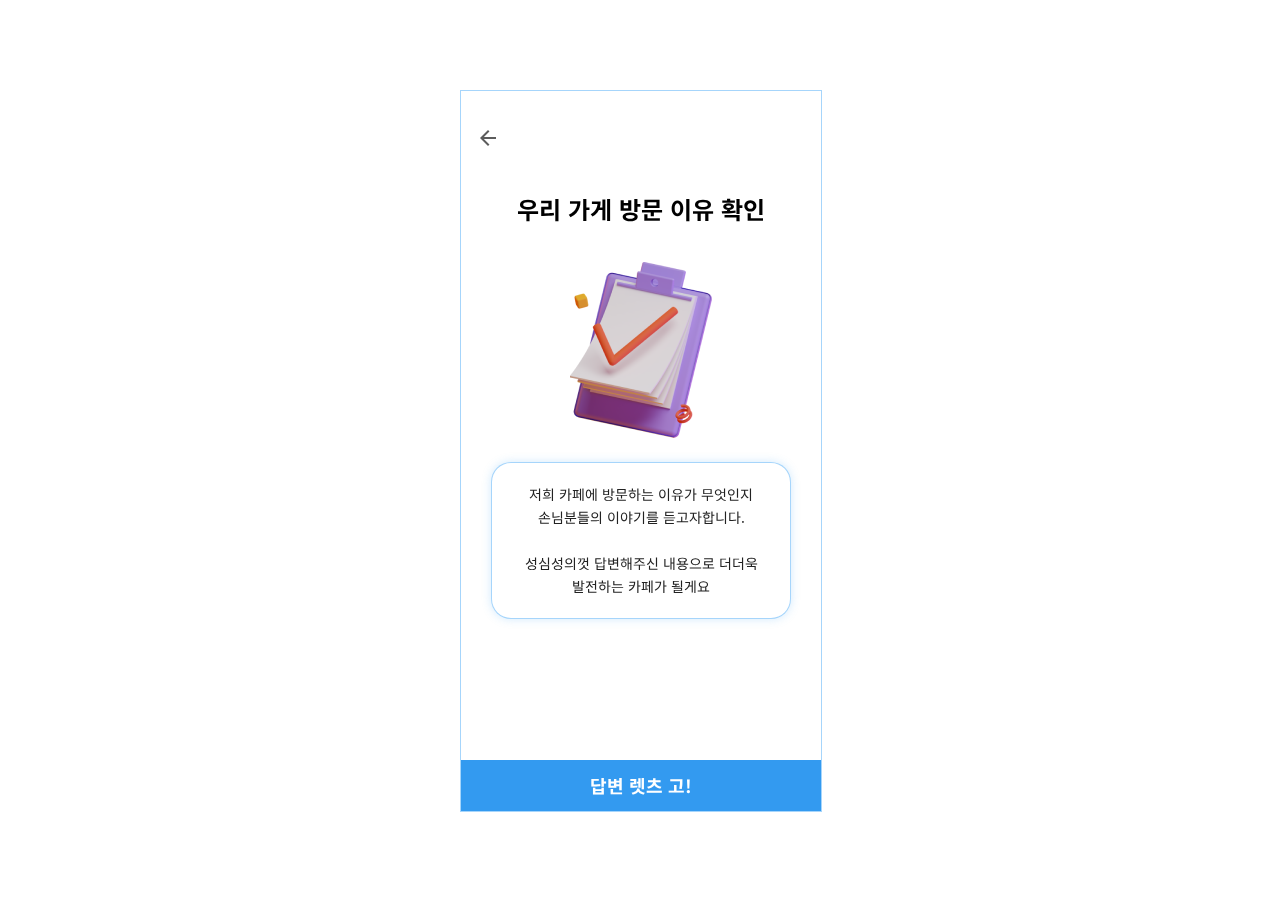
<file: src/main/resources/public/index.html>
<!DOCTYPE html>
<html lang="ko">
<head>
  <meta charset="UTF-8">
  <meta name="viewport" content="width=device-width, height=device-height, initial-scale=1.0, maximum-scale=2.0, minimum-scale=1.0, user-scalable=yes" />
  <meta http-equiv="X-UA-Compatible" content="IE=Edge" />

  <link href="https://fonts.googleapis.com/css2?family=Noto+Sans+KR:wght@100;300;400;500;700;900&display=swap" rel="stylesheet">
  <link rel="stylesheet" href="../static/css/common.css">
  <title>Title</title>
</head>
<style>

</style>
<body>
  <div class="container">
    <div class="top">
      <a class="bottom" onclick="#">
        <div class="arrow-left">
        </div>
      </a>
    </div>
    
    <div class="intro-title">
      <span class="text">
        우리 가게 방문 이유 확인
      </span>
      <img class="intro-image" src="../static/img/Saly-26.png"/>
    </div>
    
    <div class="sub-content intro">
      <div class="intro-sub">
          <label>저희 카페에 방문하는 이유가 무엇인지 손님분들의 이야기를 듣고자합니다.
          <br><br>성심성의껏 답변해주신 내용으로 더더욱 발전하는 카페가 될게요
        </label>
      </div>
    </div>
    
    <div class="footer">
      <button class="btn" href="/question">
        답변 렛츠 고!
      </button>
    </div>
      
  </div>
</body>
</html>
</file>
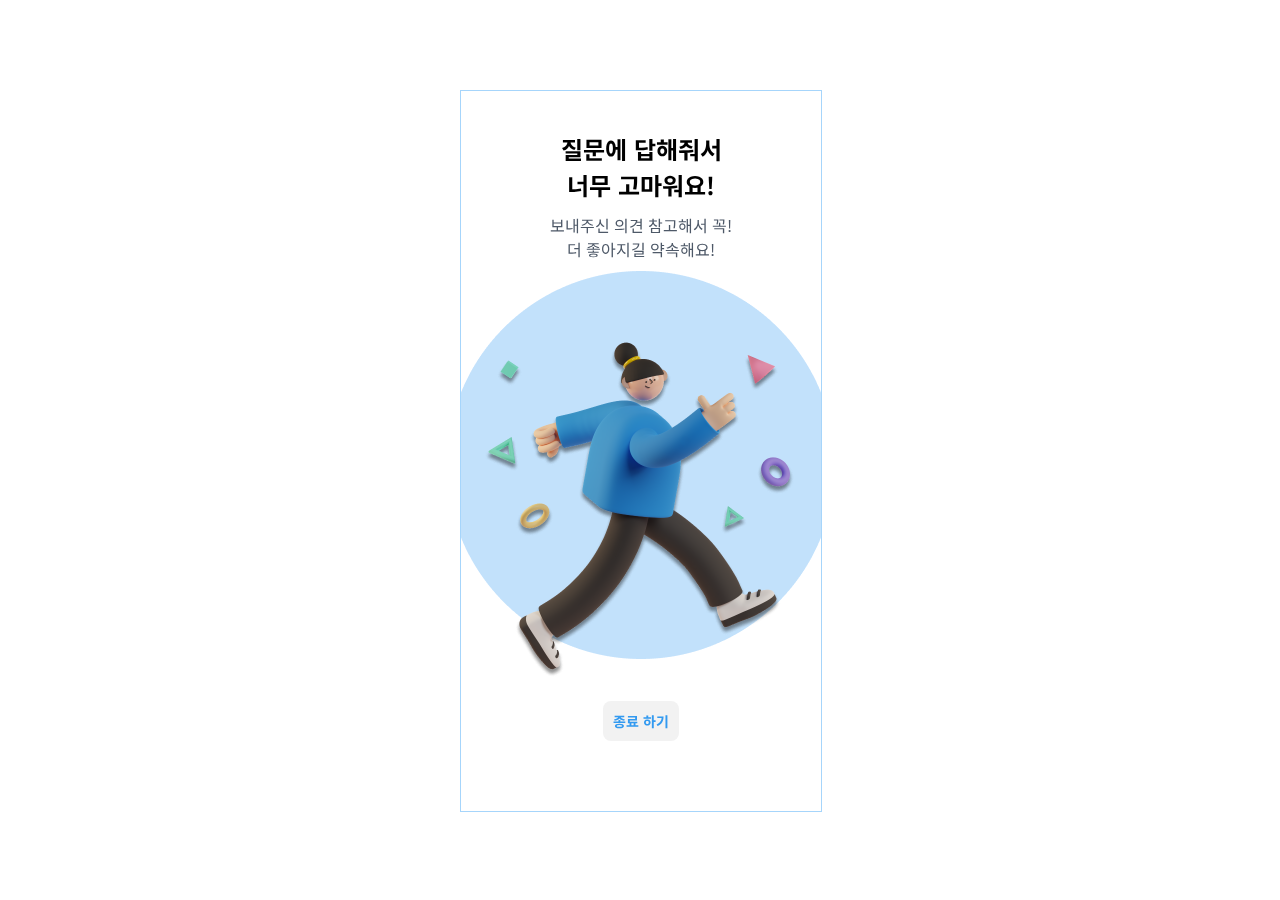
<file: src/main/resources/public/exit.html>
<!DOCTYPE html>
<html lang="ko">
<head>
  <meta charset="UTF-8">
  <meta name="viewport" content="width=device-width, height=device-height, initial-scale=1.0, maximum-scale=2.0, minimum-scale=1.0, user-scalable=yes" />
  <meta http-equiv="X-UA-Compatible" content="IE=Edge" />

  <link href="https://fonts.googleapis.com/css2?family=Noto+Sans+KR:wght@100;300;400;500;700;900&display=swap" rel="stylesheet">
  <link rel="stylesheet" href="../static/css/common.css">
  <title>Title</title>
</head>
<style>

</style>
<body>
  <div class="container">
    <div class="exit-top">
    </div>
    
    <div class="exit-title">
      <span class="main-text">
        질문에 답해줘서<br>너무 고마워요!
      </span>
      <span class="sub-text">
        보내주신 의견 참고해서 꼭!<br>더 좋아지길 약속해요!
      </span>
    </div>
    <div class="exit-img-container">
      <img class="exit-img" src="../static/img/exit_01.png"/>
      <div class="exit-btn-container">
        <a class="exit-btn">종료 하기</a>
      </div>
    </div>
  </div>
</body>
</html>
</file>
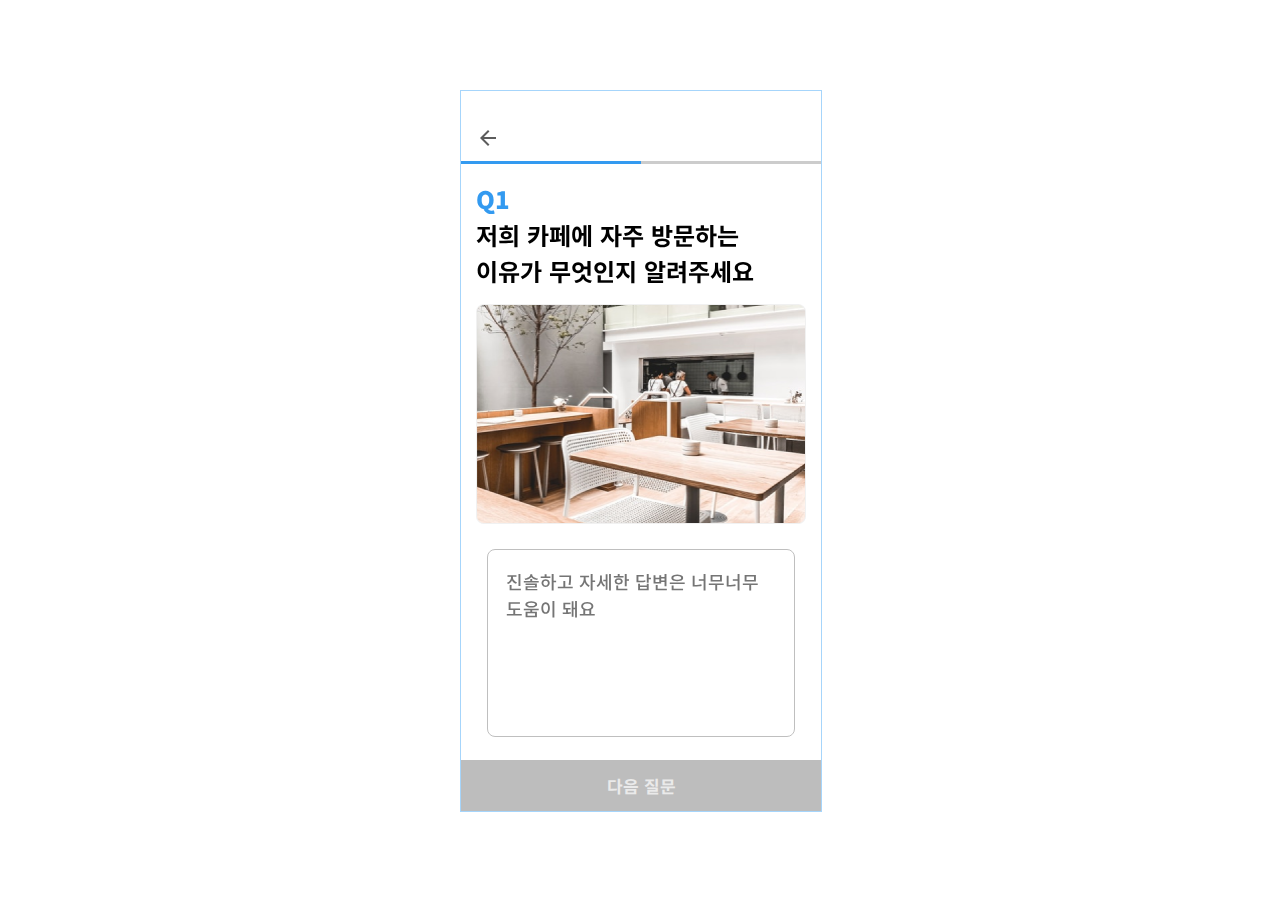
<file: src/main/resources/public/question.html>
<!DOCTYPE html>
<html lang="ko">
<head>
  <meta charset="UTF-8">
  <meta name="viewport" content="width=device-width, height=device-height, initial-scale=1.0, maximum-scale=2.0, minimum-scale=1.0, user-scalable=yes" />
  <meta http-equiv="X-UA-Compatible" content="IE=Edge" />

  <link href="https://fonts.googleapis.com/css2?family=Noto+Sans+KR:wght@100;300;400;500;700;900&display=swap" rel="stylesheet">
  <link rel="stylesheet" href="../static/css/common.css">
  <title>Title</title>
</head>
<style>

</style>
<body>
  <div class="container">
    
    <div class="top">
      <a class="arrow-left"></a>
      <div class="progress-container">
        <div class="progress-bar">
        </div>
      </div>
    </div>
    
<!--
    <div class="intro-title">
      <span class="text">
        우리 가게 방문 이유 확인
      </span>
      <img class="intro-image" src="../static/img/Saly-26.png"/>
    </div>
-->
    <div class="question-title">
      <span>
        <b>Q1</b>
        저희 카페에 자주 방문하는<br>
        이유가 무엇인지 알려주세요
      </span>
      <div class="question-container">
        <img src="../static/img/question_img02.png" width="100%" height="100%">
      </div>
    </div>
    <div class="sub-content question">
      <textarea rows="10" maxlength="500" placeholder="진솔하고 자세한 답변은 너무너무 도움이 돼요"></textarea>
    </div>
    
    <div class="footer">
      <button class="btn disabled" href="./question.html">
        다음 질문
      </button>
    </div>
      
  </div>
</body>
</html>
</file>
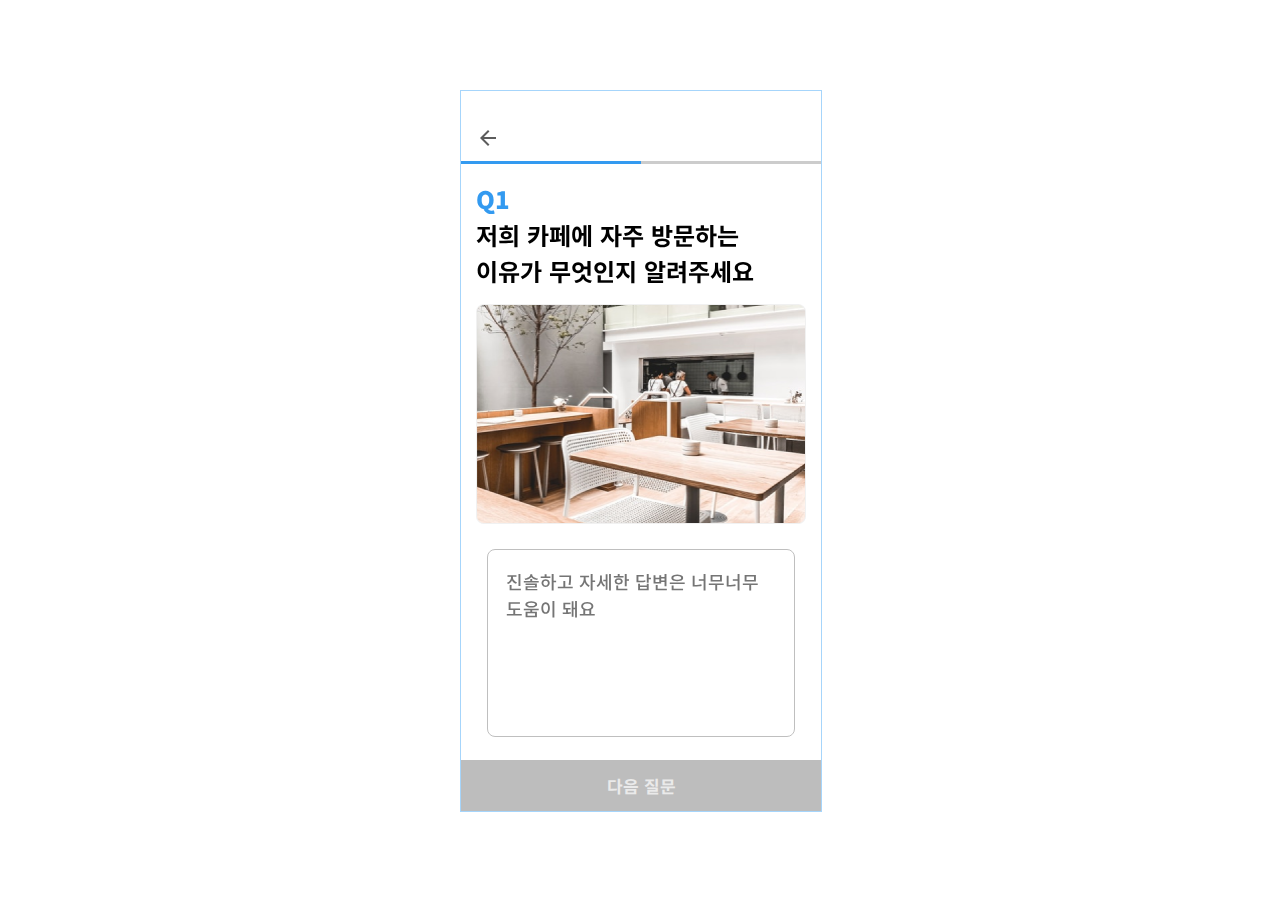
<file: src/main/resources/public/question_last.html>
<!DOCTYPE html>
<html lang="ko">
<head>
    <meta charset="UTF-8">
    <meta name="viewport" content="width=device-width, height=device-height, initial-scale=1.0, maximum-scale=2.0, minimum-scale=1.0, user-scalable=yes" />
    <meta http-equiv="X-UA-Compatible" content="IE=Edge" />

    <link href="https://fonts.googleapis.com/css2?family=Noto+Sans+KR:wght@100;300;400;500;700;900&display=swap" rel="stylesheet">
    <link rel="stylesheet" href="../static/css/common.css">
    <title>Title</title>
</head>
<style>

</style>
<body>
<div class="container">

    <div class="top">
        <a class="arrow-left"></a>
        <div class="progress-container">
            <div class="progress-bar">
            </div>
        </div>
    </div>

    <!--
        <div class="intro-title">
          <span class="text">
            우리 가게 방문 이유 확인
          </span>
          <img class="intro-image" src="../static/img/Saly-26.png"/>
        </div>
    -->
    <div class="question-title">
      <span>
        <b>Q1</b>
        저희 카페에 자주 방문하는<br>
        이유가 무엇인지 알려주세요
      </span>
        <div class="question-container">
            <img src="../static/img/question_img02.png" width="100%" height="100%">
        </div>
    </div>
    <div class="sub-content question">
        <textarea rows="10" maxlength="500" placeholder="진솔하고 자세한 답변은 너무너무 도움이 돼요"></textarea>
    </div>

    <div class="footer">
        <button class="btn disabled" href="./question.html">
            다음 질문
        </button>
    </div>

</div>
</body>
</html>
</file>
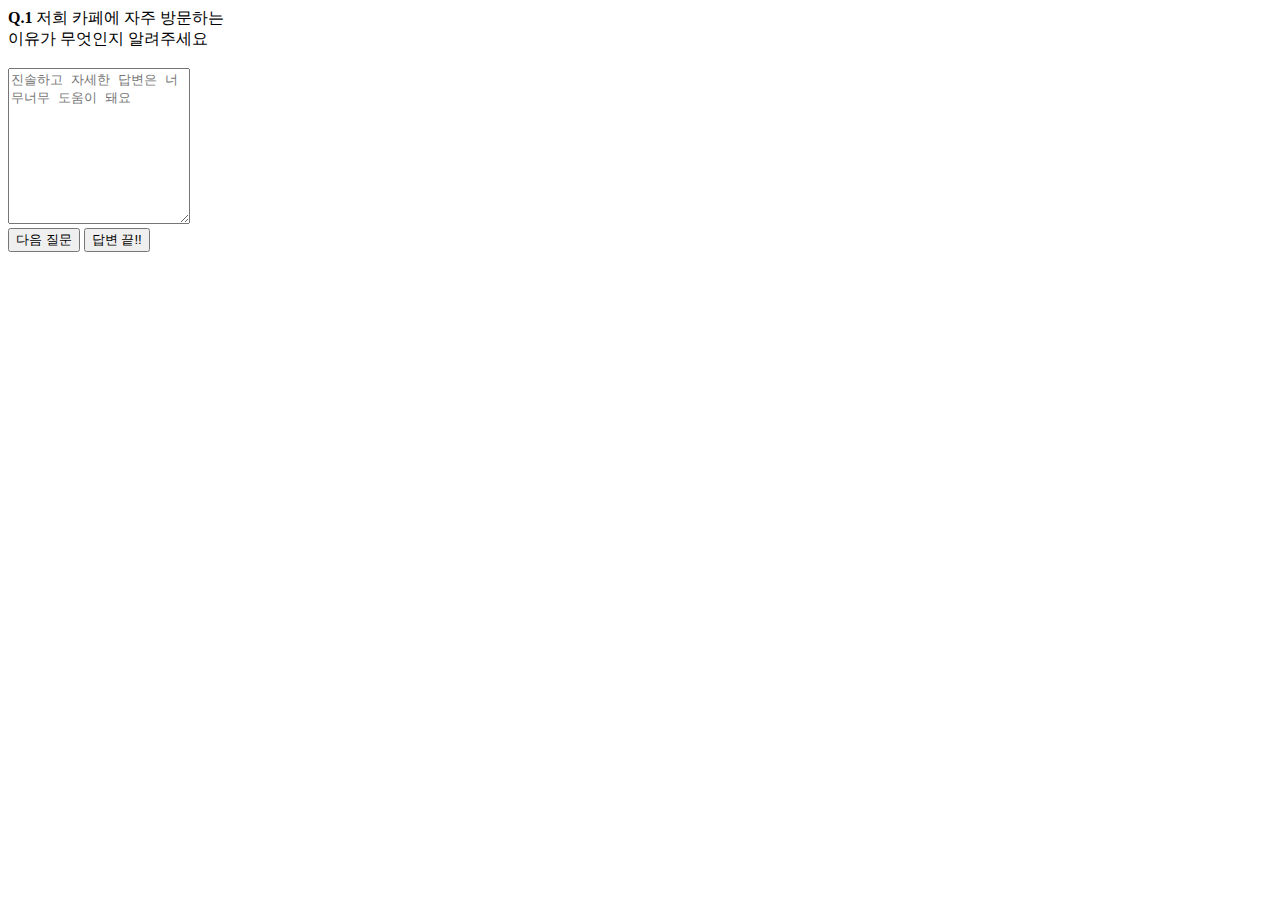
<file: src/main/resources/templates/answer.html>
<!DOCTYPE html>
<html xmlns:th="http://thymeleaf.org">
<head th:replace="fragments/header :: header">
  <title>Title</title>
</head>
<style>

</style>
<script th:inline="javascript">

  document.addEventListener("DOMContentLoaded", function() {

    currentQuestionNo = 1;
    questionCnt = document.getElementsByClassName("question-wrapper").length;
    document.getElementsByClassName("question-wrapper")[currentQuestionNo-1].style.display=""

    fnSetProgressBar();
  });

  var currentQuestionNo = 1;
  var questionCnt = 0;

  function fnSetProgressBar(){
    document.getElementsByClassName("progress-bar")[0].style.width= currentQuestionNo/questionCnt * 100 + "%"
  }
  function fnPreQuestion(){
    currentQuestionNo--;
    if( document.getElementsByClassName("question-wrapper")[currentQuestionNo-1] != null ) {
      document.getElementsByClassName("question-wrapper")[currentQuestionNo].style.display="none";
      document.getElementsByClassName("question-wrapper")[currentQuestionNo-1].style.display="";

      if( document.getElementsByClassName("question-wrapper")[currentQuestionNo] == null ){
        document.getElementById("nextBtn").innerText="답변 끝!";
        document.getElementById("nextBtn").setAttribute("onClick","fnExitQuestion(); return false;");
      } else {
        document.getElementById("nextBtn").innerText="다음 질문";
        document.getElementById("nextBtn").setAttribute("onClick","fnNextQuestion(); return false;");
      }

    } else {
      alert("첫번째 질문입니다.");
      currentQuestionNo++;
    }
    fnCheckAnswer( document.getElementsByName("comment")[currentQuestionNo-1] );
    fnSetProgressBar();
  }
  function fnNextQuestion(){

    if( document.getElementsByClassName("question-wrapper")[currentQuestionNo] != null ) {
      document.getElementsByClassName("question-wrapper")[currentQuestionNo-1].style.display="none";
      document.getElementsByClassName("question-wrapper")[currentQuestionNo].style.display="";
      currentQuestionNo++;

      if( document.getElementsByClassName("question-wrapper")[currentQuestionNo] == null ){
        document.getElementById("nextBtn").innerText="답변 끝!";
        document.getElementById("nextBtn").setAttribute("onClick","fnSubmitQuestion(); return false;");
      } else {
        document.getElementById("nextBtn").innerText="다음 질문";
        document.getElementById("nextBtn").setAttribute("onClick","fnNextQuestion(); return false;");
      }
    }
    fnCheckAnswer( document.getElementsByName("comment")[currentQuestionNo-1] );
    fnSetProgressBar();
  }

  function fnSubmitQuestion(){

    document.getElementById("aform").submit();
  }

  function fnCheckAnswer(elm){
    if( elm.textLength != 0 ) {
      document.getElementById("nextBtn").classList.remove("disabled")
    } else {
      document.getElementById("nextBtn").classList.add("disabled")
    }
  }

</script>
<body>
  <div class="container">
    
    <div class="top">
      <a class="arrow-left" onclick="fnPreQuestion(); return false;"></a>
      <div class="progress-container">
        <div class="progress-bar">
        </div>
      </div>
    </div>

    <form id="aform" method="post" th:action="'/survey/'+${surveyId}+'/answer'">
    <div class="question-wrapper" th:each="question : ${questionList}" style="display: none">
      <input type="hidden" name="questionId" th:value="${question.id}"/>
      <div class="question-title">
        <span th:utext="'<b>Q.' + ${question.no} + '</b>'+${question.content}">
          <b>Q.1</b>
          저희 카페에 자주 방문하는<br>
          이유가 무엇인지 알려주세요
        </span>
        <th:block th:if="${question.fileUrl != null and question.fileUrl != ''}">
        <div class="question-container">
          <img th:src="${question.fileUrl}" width="100%" height="100%">
        </div>
        </th:block>
      </div>
      <div class="sub-content question">
        <textarea name="comment" rows="10" maxlength="500" placeholder="진솔하고 자세한 답변은 너무너무 도움이 돼요" onkeyup="fnCheckAnswer(this); return false;"></textarea>
      </div>
    </div>

    <div class="footer">
      <button th:if="${questionList.size()} != 1" id="nextBtn" class="btn disabled" onclick="fnNextQuestion(); return false;">
        다음 질문
      </button>
      <button th:unless="${questionList.size()} != 1" id="nextBtn" class="btn disabled" onclick="fnSubmitQuestion(); return false;">
        답변 끝!!
      </button>
    </div>
    </form>
  </div>
</body>
</html>
</file>
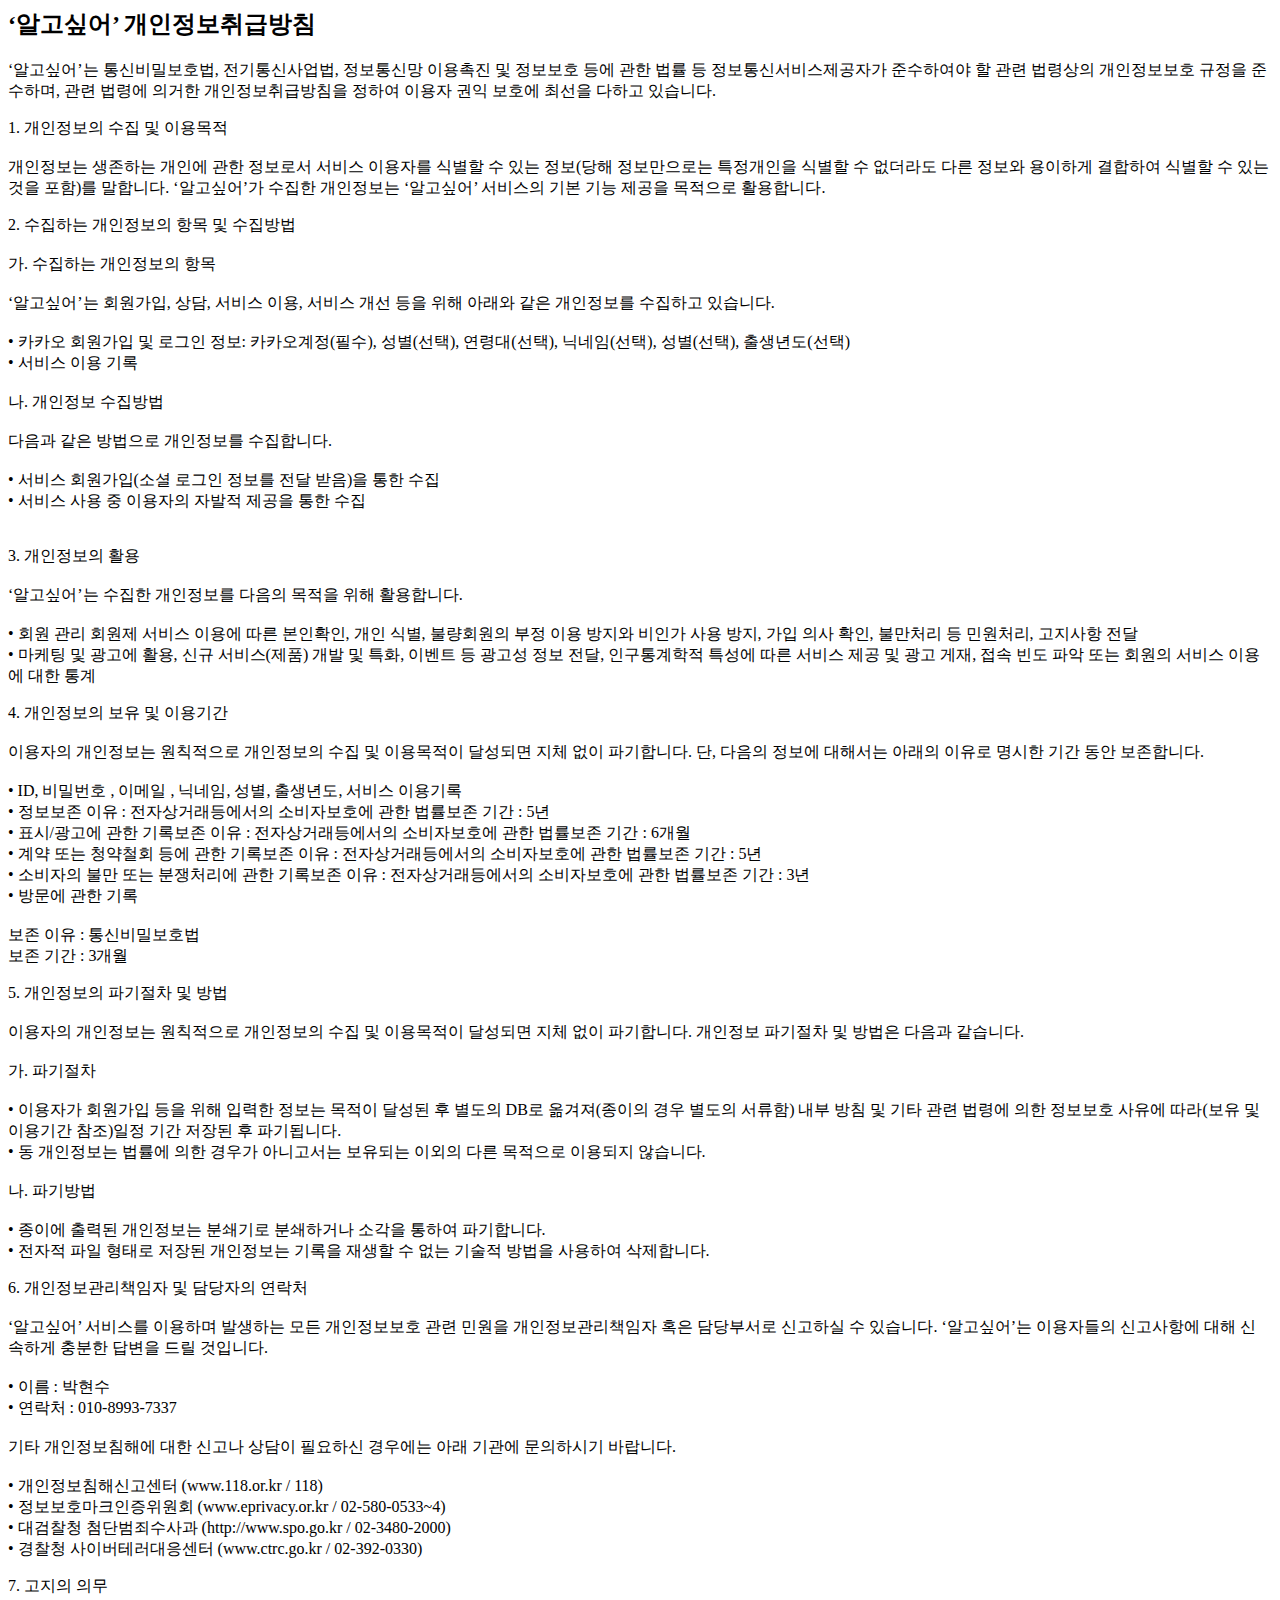
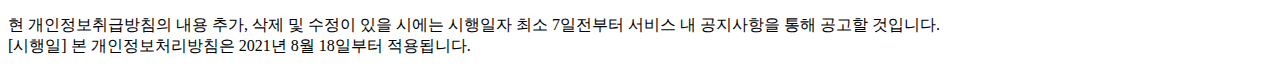
<file: src/main/resources/templates/privacy.html>
<html>
<head>
    <title>‘알고싶어’ 개인정보취급방침</title>
    <meta http-equiv="Content-Type" content="text/html; charset=UTF-8" />
</head>
<body>
<p>
<h2>‘알고싶어’ 개인정보취급방침</h2>
    ‘알고싶어’는 통신비밀보호법, 전기통신사업법, 정보통신망 이용촉진 및 정보보호 등에 관한 법률 등 정보통신서비스제공자가 준수하여야 할 관련 법령상의 개인정보보호 규정을 준수하며, 관련 법령에 의거한 개인정보취급방침을 정하여 이용자 권익 보호에 최선을 다하고 있습니다.
</p>
<p>
    1. 개인정보의 수집 및 이용목적</br></br>
    개인정보는 생존하는 개인에 관한 정보로서 서비스 이용자를 식별할 수 있는 정보(당해 정보만으로는 특정개인을 식별할 수 없더라도 다른 정보와 용이하게 결합하여 식별할 수 있는 것을 포함)를 말합니다. ‘알고싶어’가 수집한 개인정보는 ‘알고싶어’ 서비스의 기본 기능 제공을 목적으로 활용합니다.
</p>
<p>
    2. 수집하는 개인정보의 항목 및 수집방법</br></br>
가. 수집하는 개인정보의 항목</br></br>
‘알고싶어’는 회원가입, 상담, 서비스 이용, 서비스 개선 등을 위해 아래와 같은 개인정보를 수집하고 있습니다.</br></br>
•	카카오 회원가입 및 로그인 정보: 카카오계정(필수), 성별(선택), 연령대(선택), 닉네임(선택), 성별(선택), 출생년도(선택)</br>
•	서비스 이용 기록</br></br>
나. 개인정보 수집방법</br></br>
다음과 같은 방법으로 개인정보를 수집합니다.</br></br>
•	서비스 회원가입(소셜 로그인 정보를 전달 받음)을 통한 수집</br>
•	서비스 사용 중 이용자의 자발적 제공을 통한 수집</br></br>
</p>
<p>
3. 개인정보의 활용</br></br>
‘알고싶어’는 수집한 개인정보를 다음의 목적을 위해 활용합니다.</br></br>
•	회원 관리 회원제 서비스 이용에 따른 본인확인, 개인 식별, 불량회원의 부정 이용 방지와 비인가 사용 방지, 가입 의사 확인, 불만처리 등 민원처리, 고지사항 전달</br>
•	마케팅 및 광고에 활용, 신규 서비스(제품) 개발 및 특화, 이벤트 등 광고성 정보 전달, 인구통계학적 특성에 따른 서비스 제공 및 광고 게재, 접속 빈도 파악 또는 회원의 서비스 이용에 대한 통계</br>
</p>
<p>
4. 개인정보의 보유 및 이용기간</br></br>
이용자의 개인정보는 원칙적으로 개인정보의 수집 및 이용목적이 달성되면 지체 없이 파기합니다. 단, 다음의 정보에 대해서는 아래의 이유로 명시한 기간 동안 보존합니다.</br></br>
•	ID, 비밀번호 , 이메일 , 닉네임, 성별, 출생년도, 서비스 이용기록</br>
•	정보보존 이유 : 전자상거래등에서의 소비자보호에 관한 법률보존 기간 : 5년</br>
•	표시/광고에 관한 기록보존 이유 : 전자상거래등에서의 소비자보호에 관한 법률보존 기간 : 6개월</br>
•	계약 또는 청약철회 등에 관한 기록보존 이유 : 전자상거래등에서의 소비자보호에 관한 법률보존 기간 : 5년</br>
•	소비자의 불만 또는 분쟁처리에 관한 기록보존 이유 : 전자상거래등에서의 소비자보호에 관한 법률보존 기간 : 3년</br>
•	방문에 관한 기록</br></br>
보존 이유 : 통신비밀보호법</br>
보존 기간 : 3개월</br>
</p>
<p>
5. 개인정보의 파기절차 및 방법</br></br>
이용자의 개인정보는 원칙적으로 개인정보의 수집 및 이용목적이 달성되면 지체 없이 파기합니다. 개인정보 파기절차 및 방법은 다음과 같습니다.</br></br>
가. 파기절차</br></br>
•	이용자가 회원가입 등을 위해 입력한 정보는 목적이 달성된 후 별도의 DB로 옮겨져(종이의 경우 별도의 서류함) 내부 방침 및 기타 관련 법령에 의한 정보보호 사유에 따라(보유 및 이용기간 참조)일정 기간 저장된 후 파기됩니다.</br>
•	동 개인정보는 법률에 의한 경우가 아니고서는 보유되는 이외의 다른 목적으로 이용되지 않습니다.</br></br>
나. 파기방법</br></br>
•	종이에 출력된 개인정보는 분쇄기로 분쇄하거나 소각을 통하여 파기합니다.</br>
•	전자적 파일 형태로 저장된 개인정보는 기록을 재생할 수 없는 기술적 방법을 사용하여 삭제합니다.</br>
</p>
<p>
6. 개인정보관리책임자 및 담당자의 연락처</br></br>
‘알고싶어’ 서비스를 이용하며 발생하는 모든 개인정보보호 관련 민원을 개인정보관리책임자 혹은 담당부서로 신고하실 수 있습니다. ‘알고싶어’는 이용자들의 신고사항에 대해 신속하게 충분한 답변을 드릴 것입니다.</br></br>
•	이름 : 박현수</br>
•	연락처 : 010-8993-7337</br></br>
기타 개인정보침해에 대한 신고나 상담이 필요하신 경우에는 아래 기관에 문의하시기 바랍니다.</br></br>
•	개인정보침해신고센터 (www.118.or.kr / 118)</br>
•	정보보호마크인증위원회 (www.eprivacy.or.kr / 02-580-0533~4)</br>
•	대검찰청 첨단범죄수사과 (http://www.spo.go.kr / 02-3480-2000)</br>
•	경찰청 사이버테러대응센터 (www.ctrc.go.kr / 02-392-0330)</br>
</p>
<p>
7. 고지의 의무</br></br>
현 개인정보취급방침의 내용 추가, 삭제 및 수정이 있을 시에는 시행일자 최소 7일전부터 서비스 내 공지사항을 통해 공고할 것입니다.</br>
[시행일] 본 개인정보처리방침은 2021년 8월 18일부터 적용됩니다.</br>
</p>
</body>
</html>
</file>
<file: src/main/resources/static/css/common.css>
/* 초기화 */
*{margin:0;padding:0;}

.hide{display: none;}
textarea{resize:none;}
button{
  border:0;
  outline: 0;
}

.container{
  position: fixed;
  display: block;
  border: 1px solid rgba(77, 171, 247, 0.5);
  min-width: 360px;
  min-height: 720px;
  left : 50%;
  top: 50%;
  margin-left : -180px;
  margin-top: -360px;
}

@media screen and (max-width: 360px) and (min-height:600px) { 
  
  .container{
    display: block;
    width: 100%;
    height: 100%;
    min-width: 0;
    left : 0%;
    top : 0%;
    margin-left :0;
    margin-top:0;
  }
}

/* 원본
.container{
  position: fixed;
  display: block;
  border: 1px solid rgba(77, 171, 247, 0.5);
  min-width: 360px;
  min-height: 600px;
  left : 50%;
  top: 50%;
  margin-left : -180px;
  margin-top: -360px;
}
*/

.top{
/*  margin-top: 10px;*/
/*  padding : 10px 0 0 0;*/
  height: 70px;
  width: 100%;
  display: block;
}

.exit-top{
/*  margin-top: 10px;*/
/*  padding : 10px 0 0 0;*/
  height: 40px;
  width: 100%;
  display: block;
}


.arrow-left{
  background: url("../img/arrow_left.png");
  margin: 0px 0px 0 15px;
  top:35px;
  width: 25px;
  height: 20px;
  display: block;
  position: relative;
}

.progress-container{
  width: 100%;
  height: 3px;
  background: #ccc;
  display: block;
  position: relative;
  margin-top: 50px
}

.progress-bar{
  height: 3px;
  background: #339AF0;
  width: 50%;
  transition: all .3s ease;
}

.top span{
  position: relative;
  display: block;
  box-sizing: border-box;

  padding-left: 10px;
  width: 100%;

  font-family: Noto Sans KR;
  font-style: normal;
  font-weight: 500;
  font-size: 16px;
  line-height: 23px;
  /* identical to box height */

  display: flex;
  align-items: center;

  color: rgba(34, 34, 34, 0.87);
}

.intro-title{
  display: block;
  box-sizing: border-box;
  width: 300px;
  margin: 30px 30px 0 30px;
  padding: 0;
  text-align: center;
}

.intro-title > span {
  display: block;
  box-sizing: border-box;

  font-family: Noto Sans KR;
  font-style: normal;
  font-weight: bold;
  font-size: 24px;
  line-height: 150%;
}

.intro-title > .intro-image{
  margin-top:35px;
}

.exit-title{
  display: block;
  box-sizing: border-box;
  width: 100%;
  padding: 0;
  text-align: center;
}

.exit-title > span.main-text {
  display: block;
  box-sizing: border-box;
  width: 100%;
  font-family: Noto Sans KR;
  font-style: normal;
  font-weight: bold;
  font-size: 24px;
  line-height: 150%;
}

.exit-title > span.sub-text {
  padding-top: 10px;
  display: block;
  box-sizing: border-box;

  font-family: Noto Sans KR;
  font-style: normal;
  font-weight: normal;
  font-size: 16px;
  line-height: 150%;
  color: #4E5968;
}

.exit-img-container{
  margin-top: 10px;
  display: block;
  background: url(../img/exit_02.png);
  width: 100%;
  max-height: 388px;
}

.exit-img{
/*  display: contents;*/
  position: relative;
  padding-top: 50px;
  z-index: 10;
  max-width: 100%;
  height: 100%;
}
.exit-btn-container{
  display: flex;
  flex-direction: row;
  justify-content: center;
  align-items: center;
  padding: 8px;

}
.exit-btn{
  font-family: Noto Sans KR;
  font-style: normal;
  font-weight: bold;
  font-size: 14px;
  line-height: 20px;
  display: flex;
  align-items: center;
  text-align: center;

  /* Primary / 500 */
  height: 40px;
  padding: 0 10px 0 10px;
/*  width: 100%;*/
  color: #339AF0;
  background: #F2F2F2;
  border-radius: 8px;
}

.question-title{
  display: block;
  position: relative;
  box-sizing: border-box;
  width: 330px;
  margin:0 15px 0 15px;
  padding: 0;
  align-items: center;
  text-align: left;
  box-sizing: border-box;

}
.question-title b{
  margin-top: 20px;
  color: #339AF0;
  display: block;
}

.question-title > span {
  display: block;
  box-sizing: border-box;
  font-family: Noto Sans KR;
  font-style: normal;
  font-weight: bold;
  font-size: 24px;
  line-height: 150%;
}

.question-container{
  margin-top: 15px;
  width: 100%;
  height: 220px;
}

.intro-sub {
  display: block;
  padding: 20px;
  width: 300px;
  min-height: 155px;
  margin: 0 30px 0 30px;
  background: #FFFFFF;
  border: 1px solid rgba(77, 171, 247, 0.5);
  box-sizing: border-box;
  box-shadow: 0px 0px 10px rgba(77, 171, 247, 0.25);
  border-radius: 20px;
}

.sub-content label{
  position: static;
  left: 6.8%;
  right: 6.8%;
  top: 23.26%;
  bottom: 23.26%;

  font-family: Noto Sans KR;
  font-style: normal;
  font-weight: normal;
  font-size: 14px;
  line-height: 23px;
  display: flex;
  align-items: center;
  text-align: center;
  color: #222222;

  /* Inside Auto Layout */
  order: 0;
  flex-grow: 0;
  margin: 0px 10px;
}


.sub-content {
  margin-top: 10px;
  text-align: center;
}

.sub-content.intro {
  margin-top: 20px;
  text-align: center;
}

.sub-content.question {
  margin-top: 10px;
  text-align: center;
}

.sub-content .question-img{
  width : 85%;
  border-radius: 15px;
}

.sub-content > textarea{
  margin-top: 15px;
  border: 1px solid #BFBFBF;
  width : 75%;
  padding: 5%;
  height: 150px;
  border-radius: 8px;
  
  font-family: Noto Sans KR;
  font-style: normal;
  font-weight: 500;
  font-size: 18px;
  line-height: 150%;
  color: #222222;
}

.sub-content > textarea:focus{
  outline: none;
  border: 4px solid #A5D8FF;
  border-radius: 15px;
}

/* #### start footer #### */
.footer {
    position:absolute;
    bottom: 0px;
    width: 100%;
    text-align: center;
}

.footer > .btn{
  box-sizing: inherit;
  display: inline-block;
  width: 100%;
  height: 51px;
  background: #339AF0;
  
  font-family: Noto Sans KR;
  font-style: normal;
  font-weight: bold;
  font-size: 18px;
  line-height: 25px;
  color: #FFFFFF;
  line-height: 25px;
}

.footer > .btn.disabled{
  box-sizing: inherit;
  display: inline-block;
  width: 100%;
  height: 51px;
  background: #BDBDBD;
  
  font-family: Noto Sans KR;
  font-style: normal;
  font-weight: bold;
  font-size: 17px;
  line-height: 25px;
  color: #EAEAEA;
  line-height: 25px;
}
/* #### end footer #### */
</file>
